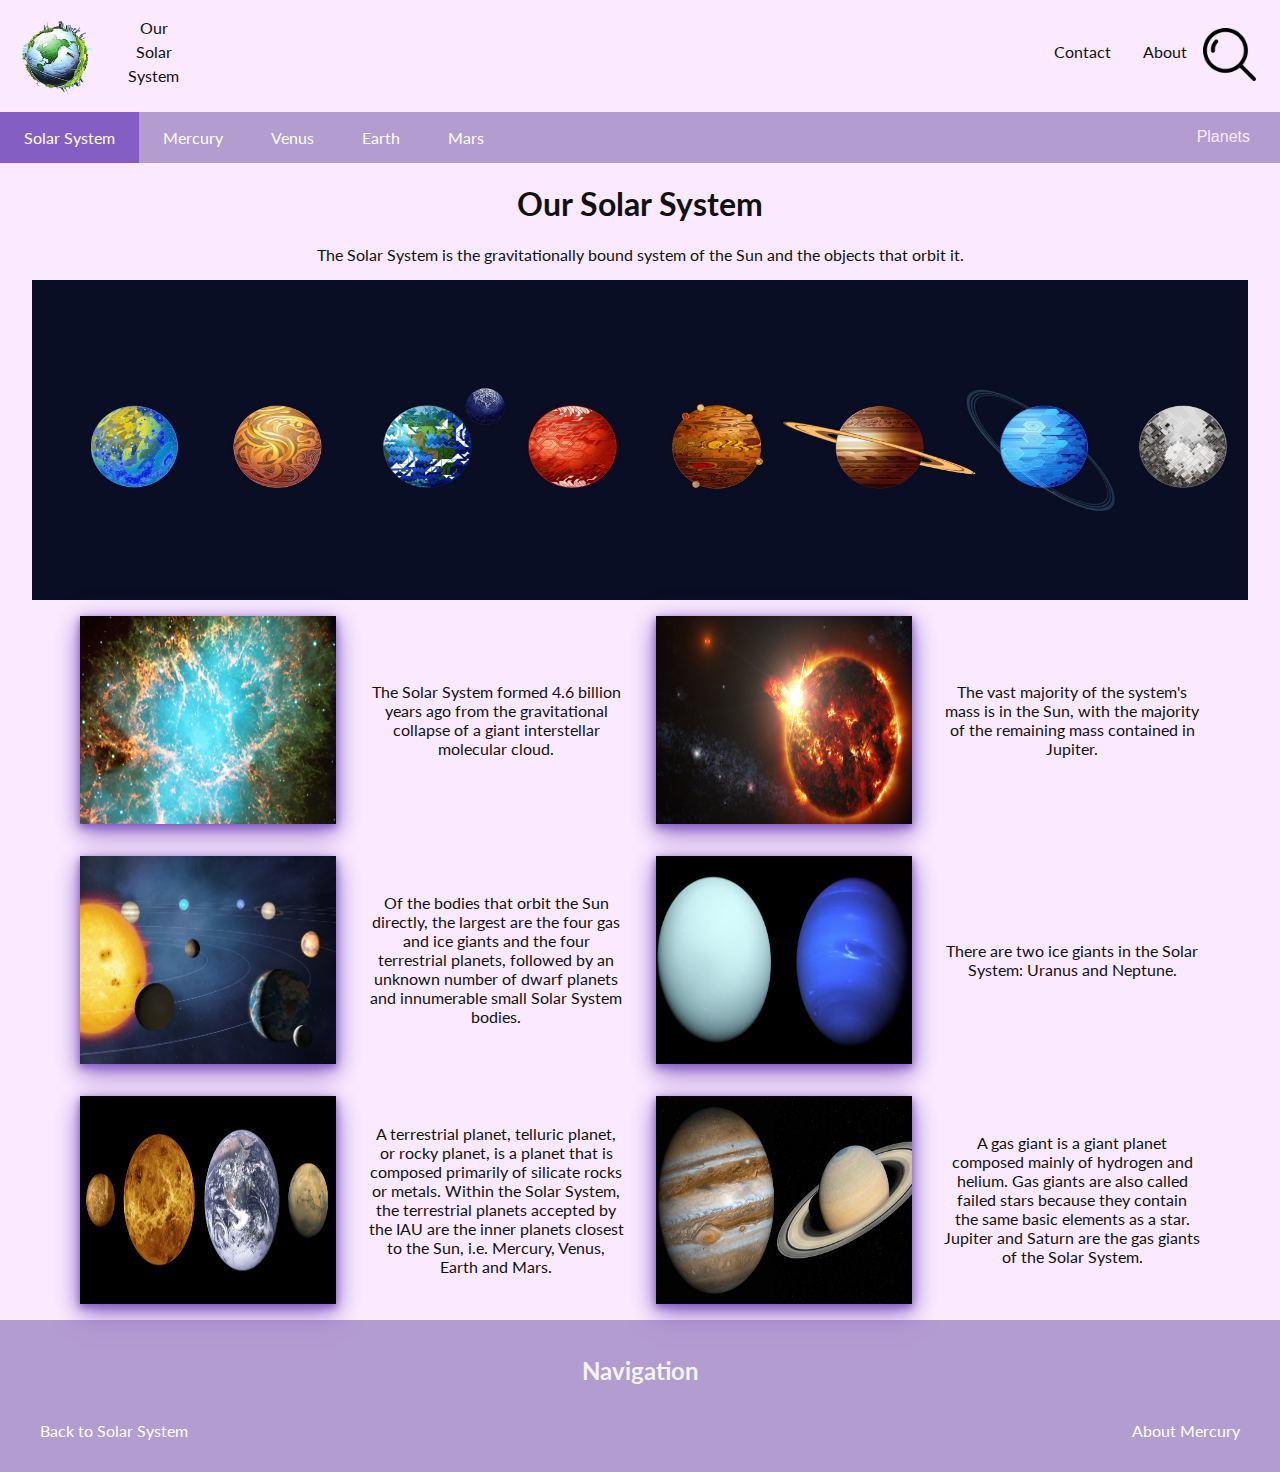
<file: index.html>
<!DOCTYPE html>
<html lang="en">
  <head>
    <meta charset="UTF-8" />
    <meta http-equiv="X-UA-Compatible" content="IE=edge" />
    <meta name="viewport" content="width=device-width, initial-scale=1.0" />
    <link rel="preconnect" href="https://fonts.googleapis.com" />
    <link rel="preconnect" href="https://fonts.gstatic.com" crossorigin />
    <link
      href="https://fonts.googleapis.com/css2?family=Lato:wght@400;700&display=swap"
      rel="stylesheet"
    />
    <style>
      @import url("https://fonts.googleapis.com/css2?family=Lato:wght@400;700&display=swap");
    </style>
    <link rel="stylesheet" href="our-solar-system/css/style.css" />
    <title>Document</title>
  </head>
  <body>
    <header>
      <a href="index.html" class="logo"
        ><img src="our-solar-system/images/1.png" alt="logo"
      /></a>
      <a href="index.html"
        >Our<br />
        Solar<br />
        System</a
      >

      <div class="header-right">
        <button id="search"></button>
        <input id="input" type="text" placeholder="Search.." />
        <a href="our-solar-system/underconstruction.html">Contact</a>
        <a href="our-solar-system/underconstruction.html">About</a>
      </div>
    </header>
    <nav>
      <ul>
        <li><a href="index.html" class="active">Solar System</a></li>
        <li><a href="our-solar-system/underconstruction.html">Mercury</a></li>
        <li><a href="our-solar-system/underconstruction.html">Venus</a></li>
        <li><a href="our-solar-system/earth.html">Earth</a></li>
        <li><a href="our-solar-system/mars.html">Mars</a></li>
        <li class="dropdown">
          <button class="dropbtn">Planets</button>
          <div class="dropdown-content">
            <a href="our-solar-system/underconstruction.html">Mercury</a>
            <a href="our-solar-system/underconstruction.html">Venus</a>
            <a href="our-solar-system/earth.html">Earth</a>
            <a href="our-solar-system/mars.html">Mars</a>
            <a href="#">Jupiter</a>
            <a href="#">Saturn</a>
            <a href="#">Uranus</a>
            <a target="_blank" href="#">Neptune</a>
          </div>
        </li>
      </ul>
    </nav>
    <h1>Our Solar System</h1>
    <p>
      The Solar System is the gravitationally bound system of the Sun and the
      objects that orbit it.
    </p>
    <img src="our-solar-system/images/planetarium.jpg" alt="" id="imgPlanets" />
    <main>
      <div class="grid">
        <img src="our-solar-system/images/3.jpg" alt="" class="imgSize" />
        <p>
          The Solar System formed 4.6 billion years ago from the gravitational
          collapse of a giant interstellar molecular cloud.
        </p>
        <img src="our-solar-system/images/sun.jpg" alt="" class="imgSize" />
        <p>
          The vast majority of the system's mass is in the Sun, with the
          majority of the remaining mass contained in Jupiter.
        </p>
        <img
          src="our-solar-system/images/solar system.jpg"
          alt=""
          class="imgSize"
        />
        <p>
          Of the bodies that orbit the Sun directly, the largest are the four
          gas and ice giants and the four terrestrial planets, followed by an
          unknown number of dwarf planets and innumerable small Solar System
          bodies.
        </p>
        <img
          src="our-solar-system/images/uranus_and_neptune.jpg"
          alt=""
          class="imgSize"
        />
        <p>There are two ice giants in the Solar System: Uranus and Neptune.</p>
        <img
          src="our-solar-system/images/terrestrial.jpg"
          alt=""
          class="imgSize"
        />
        <p>
          A terrestrial planet, telluric planet, or rocky planet, is a planet
          that is composed primarily of silicate rocks or metals. Within the
          Solar System, the terrestrial planets accepted by the IAU are the
          inner planets closest to the Sun, i.e. Mercury, Venus, Earth and Mars.
        </p>
        <img
          src="our-solar-system/images/gas-giant.jpg"
          alt=""
          class="imgSize"
        />
        <p>
          A gas giant is a giant planet composed mainly of hydrogen and helium.
          Gas giants are also called failed stars because they contain the same
          basic elements as a star. Jupiter and Saturn are the gas giants of the
          Solar System.
        </p>
      </div>
    </main>
    <button id="myBtn" title="up"></button>

    <footer>
      <h2 class="footerNav">Navigation</h2>
      <ul>
        <li><a href="index.html">Back to Solar System</a></li>
        <li>
          <a href="our-solar-system/underconstruction.html">About Mercury</a>
        </li>
      </ul>
    </footer>
  </body>
  <script src="our-solar-system/js/script.js"></script>
</html>
</file>
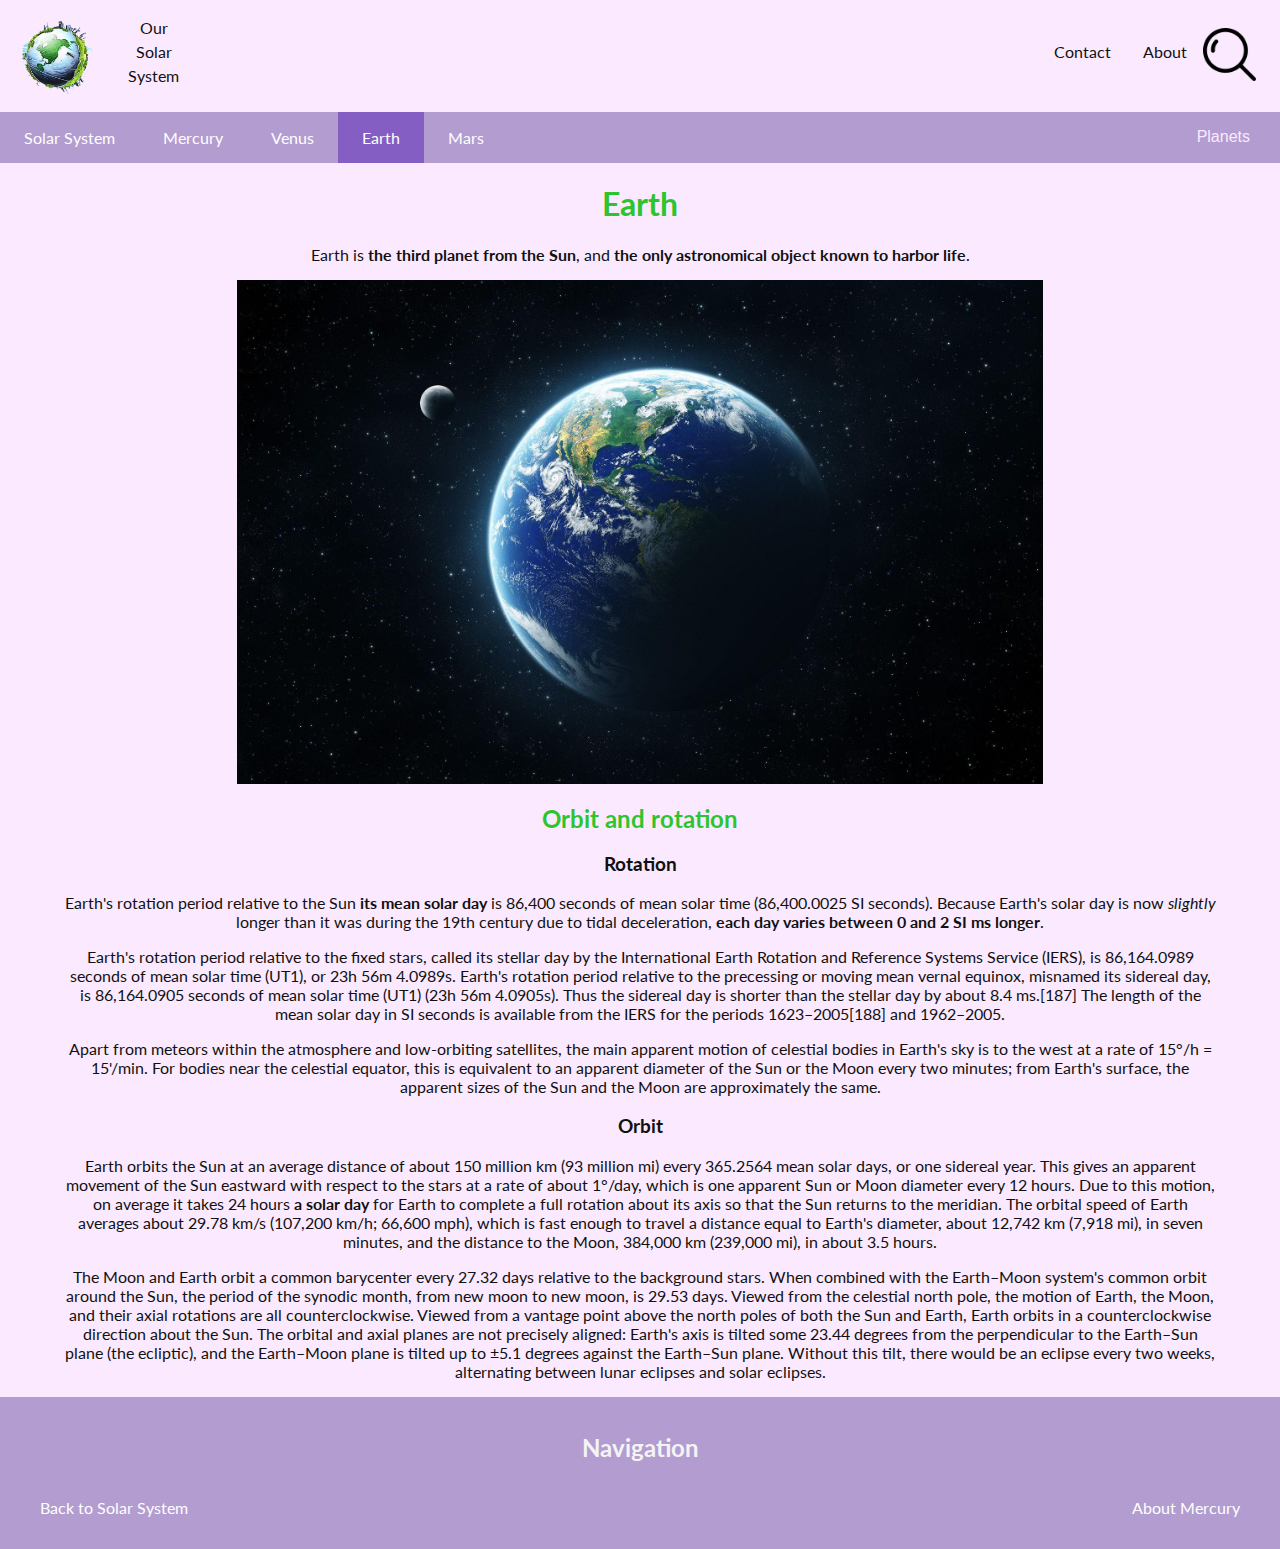
<file: our-solar-system/earth.html>
<!DOCTYPE html>
<html lang="en">
  <head>
    <meta charset="UTF-8" />
    <meta http-equiv="X-UA-Compatible" content="IE=edge" />
    <meta name="viewport" content="width=device-width, initial-scale=1.0" />
    <link rel="preconnect" href="https://fonts.googleapis.com" />
    <link rel="preconnect" href="https://fonts.gstatic.com" crossorigin />
    <link
      href="https://fonts.googleapis.com/css2?family=Lato:wght@400;700&display=swap"
      rel="stylesheet"
    />
    <style>
      @import url("https://fonts.googleapis.com/css2?family=Lato:wght@400;700&display=swap");
    </style>
    <link rel="stylesheet" href="css/style.css" />
    <link rel="stylesheet" href="css/earth.css" />
    <title>Document</title>
  </head>
  <body>
    <header>
      <a href="../index.html" class="logo"
        ><img src="images/1.png" alt="logo"
      /></a>
      <a href="../index.html"
        >Our<br />
        Solar<br />
        System</a
      >

      <div class="header-right">
        <button id="search"></button>
        <input id="input" type="text" placeholder="Search.." />
        <a href="underconstruction.html">Contact</a>
        <a href="underconstruction.html">About</a>
      </div>
    </header>
    <nav>
      <ul>
        <li><a href="../index.html">Solar System</a></li>
        <li><a href="underconstruction.html">Mercury</a></li>
        <li><a href="underconstruction.html">Venus</a></li>
        <li><a href="earth.html" class="active">Earth</a></li>
        <li><a href="mars.html">Mars</a></li>
        <li class="dropdown">
          <button class="dropbtn">Planets</button>
          <div class="dropdown-content">
            <a href="#">Mercury</a>
            <a href="#">Venus</a>
            <a href="earth.html">Earth</a>
            <a href="mars.html">Mars</a>
            <a href="#">Jupiter</a>
            <a href="#">Saturn</a>
            <a href="#">Uranus</a>
            <a target="_blank" href="#">Neptune</a>
          </div>
        </li>
      </ul>
    </nav>

    <main>
      <h1 class="earth-title">Earth</h1>
      <p class="intro">
        Earth is <strong>the third planet from the Sun</strong>, and
        <strong>the only astronomical object known to harbor life</strong>.
      </p>
      <img src="images/earth.jpg" id="earth" alt="" />
      <div class="main">
        <h2 class="earth-title">Orbit and rotation</h2>
        <h3>Rotation</h3>
        <p>
          Earth's rotation period relative to the Sun
          <strong>its mean solar day</strong> is 86,400 seconds of mean solar
          time (86,400.0025 SI seconds). Because Earth's solar day is now
          <em>slightly</em> longer than it was during the 19th century due to
          tidal deceleration,
          <strong>each day varies between 0 and 2 SI ms longer</strong>.
        </p>
        <p>
          Earth's rotation period relative to the fixed stars, called its
          stellar day by the International Earth Rotation and Reference Systems
          Service (IERS), is 86,164.0989 seconds of mean solar time (UT1), or
          23h 56m 4.0989s. Earth's rotation period relative to the precessing or
          moving mean vernal equinox, misnamed its sidereal day, is 86,164.0905
          seconds of mean solar time (UT1) (23h 56m 4.0905s). Thus the sidereal
          day is shorter than the stellar day by about 8.4 ms.[187] The length
          of the mean solar day in SI seconds is available from the IERS for the
          periods 1623–2005[188] and 1962–2005.
        </p>
        <p>
          Apart from meteors within the atmosphere and low-orbiting satellites,
          the main apparent motion of celestial bodies in Earth's sky is to the
          west at a rate of 15°/h = 15'/min. For bodies near the celestial
          equator, this is equivalent to an apparent diameter of the Sun or the
          Moon every two minutes; from Earth's surface, the apparent sizes of
          the Sun and the Moon are approximately the same.
        </p>
        <h3>Orbit</h3>
        <p>
          Earth orbits the Sun at an average distance of about 150 million km
          (93 million mi) every 365.2564 mean solar days, or one sidereal year.
          This gives an apparent movement of the Sun eastward with respect to
          the stars at a rate of about 1°/day, which is one apparent Sun or Moon
          diameter every 12 hours. Due to this motion, on average it takes 24
          hours
          <strong>a solar day</strong> for Earth to complete a full rotation
          about its axis so that the Sun returns to the meridian. The orbital
          speed of Earth averages about 29.78 km/s (107,200 km/h; 66,600 mph),
          which is fast enough to travel a distance equal to Earth's diameter,
          about 12,742 km (7,918 mi), in seven minutes, and the distance to the
          Moon, 384,000 km (239,000 mi), in about 3.5 hours.
        </p>
        <p>
          The Moon and Earth orbit a common barycenter every 27.32 days relative
          to the background stars. When combined with the Earth–Moon system's
          common orbit around the Sun, the period of the synodic month, from new
          moon to new moon, is 29.53 days. Viewed from the celestial north pole,
          the motion of Earth, the Moon, and their axial rotations are all
          counterclockwise. Viewed from a vantage point above the north poles of
          both the Sun and Earth, Earth orbits in a counterclockwise direction
          about the Sun. The orbital and axial planes are not precisely aligned:
          Earth's axis is tilted some 23.44 degrees from the perpendicular to
          the Earth–Sun plane (the ecliptic), and the Earth–Moon plane is tilted
          up to ±5.1 degrees against the Earth–Sun plane. Without this tilt,
          there would be an eclipse every two weeks, alternating between lunar
          eclipses and solar eclipses.
        </p>
      </div>
    </main>
    <button id="myBtn" title="up"></button>

    <footer>
      <h2 class="footerNav">Navigation</h2>
      <ul>
        <li><a href="../index.html">Back to Solar System</a></li>
        <li><a href="underconstruction.html">About Mercury</a></li>
      </ul>
    </footer>
  </body>
  <script src="js/script.js"></script>
</html>
</file>
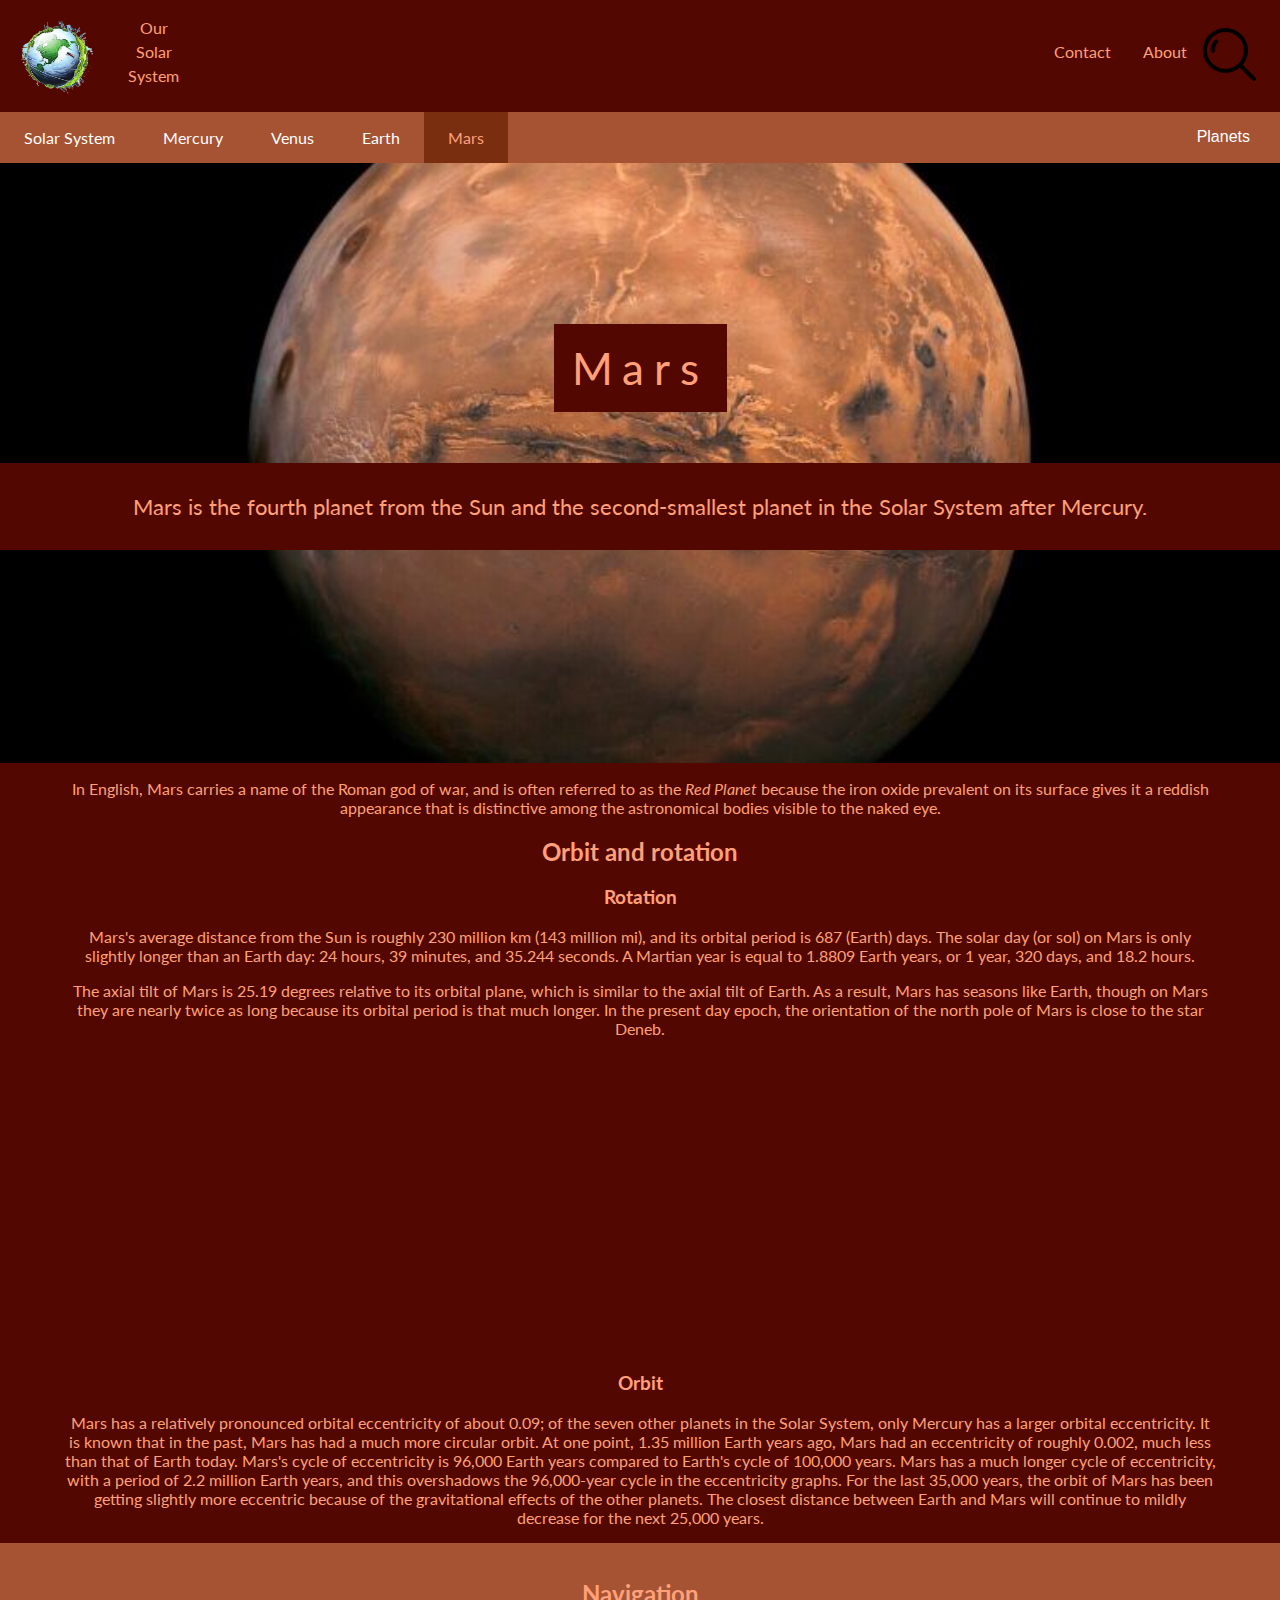
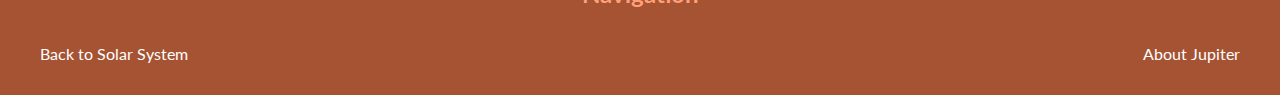
<file: our-solar-system/mars.html>
<!DOCTYPE html>
<html lang="en">
  <head>
    <meta charset="UTF-8" />
    <meta http-equiv="X-UA-Compatible" content="IE=edge" />
    <meta name="viewport" content="width=device-width, initial-scale=1.0" />
    <link rel="preconnect" href="https://fonts.googleapis.com" />
    <link rel="preconnect" href="https://fonts.gstatic.com" crossorigin />
    <link
      href="https://fonts.googleapis.com/css2?family=Lato:wght@400;700&display=swap"
      rel="stylesheet"
    />
    <style>
      @import url("https://fonts.googleapis.com/css2?family=Lato:wght@400;700&display=swap");
    </style>
    <link rel="stylesheet" href="css/style.css" />
    <link rel="stylesheet" href="css/mars.css" />

    <title>Document</title>
  </head>
  <body>
    <header>
      <a href="../index.html" class="logo"
        ><img src="images/1.png" alt="logo"
      /></a>
      <a href="../index.html"
        >Our<br />
        Solar<br />
        System</a
      >
      <div class="header-right">
        <button id="search"></button>
        <input id="input" type="text" placeholder="Search.." />
        <a href="underconstruction.html">Contact</a>
        <a href="underconstruction.html">About</a>
      </div>
    </header>
    <nav>
      <ul>
        <li><a href="../index.html">Solar System</a></li>
        <li><a href="underconstruction.html">Mercury</a></li>
        <li><a href="underconstruction.html">Venus</a></li>
        <li><a href="earth.html">Earth</a></li>
        <li><a href="mars.html" class="active">Mars</a></li>
        <li class="dropdown">
          <button class="dropbtn">Planets</button>
          <div class="dropdown-content">
            <a href="#">Mercury</a>
            <a href="#">Venus</a>
            <a href="earth.html">Earth</a>
            <a href="mars.html">Mars</a>
            <a href="#">Jupiter</a>
            <a href="#">Saturn</a>
            <a href="#">Uranus</a>
            <a target="_blank" href="#">Neptune</a>
          </div>
        </li>
      </ul>
    </nav>
    <div>
      <div class="parallax-mars">
        <div class="parallax-position">
          <span class="parallax-border">Mars</span>
        </div>
      </div>
      <div class="parallax-mars">
        <p class="intro">
          Mars is the fourth planet from the Sun and the second-smallest planet
          in the Solar System after Mercury.
        </p>
      </div>
    </div>

    <main>
      <p>
        In English, Mars carries a name of the Roman god of war, and is often
        referred to as the <em>Red Planet</em> because the iron oxide prevalent
        on its surface gives it a reddish appearance that is distinctive among
        the astronomical bodies visible to the naked eye.
      </p>

      <h2 class="mars-title">Orbit and rotation</h2>
      <h3>Rotation</h3>
      <p>
        Mars's average distance from the Sun is roughly 230 million km (143
        million mi), and its orbital period is 687 (Earth) days. The solar day
        (or sol) on Mars is only slightly longer than an Earth day: 24 hours, 39
        minutes, and 35.244 seconds. A Martian year is equal to 1.8809 Earth
        years, or 1 year, 320 days, and 18.2 hours.
      </p>
      <p>
        The axial tilt of Mars is 25.19 degrees relative to its orbital plane,
        which is similar to the axial tilt of Earth. As a result, Mars has
        seasons like Earth, though on Mars they are nearly twice as long because
        its orbital period is that much longer. In the present day epoch, the
        orientation of the north pole of Mars is close to the star Deneb.
      </p>
      <div class="parallax-g1"></div>
      <h3>Orbit</h3>
      <p>
        Mars has a relatively pronounced orbital eccentricity of about 0.09; of
        the seven other planets in the Solar System, only Mercury has a larger
        orbital eccentricity. It is known that in the past, Mars has had a much
        more circular orbit. At one point, 1.35 million Earth years ago, Mars
        had an eccentricity of roughly 0.002, much less than that of Earth
        today. Mars's cycle of eccentricity is 96,000 Earth years compared to
        Earth's cycle of 100,000 years. Mars has a much longer cycle of
        eccentricity, with a period of 2.2 million Earth years, and this
        overshadows the 96,000-year cycle in the eccentricity graphs. For the
        last 35,000 years, the orbit of Mars has been getting slightly more
        eccentric because of the gravitational effects of the other planets. The
        closest distance between Earth and Mars will continue to mildly decrease
        for the next 25,000 years.
      </p>
    </main>

    <button id="myBtn" title="up"></button>

    <footer>
      <h2 class="footerNav">Navigation</h2>
      <ul>
        <li><a href="../index.html">Back to Solar System</a></li>
        <li><a href="underconstruction.html">About Jupiter</a></li>
      </ul>
    </footer>
  </body>
  <script src="js/script.js"></script>
</html>
</file>
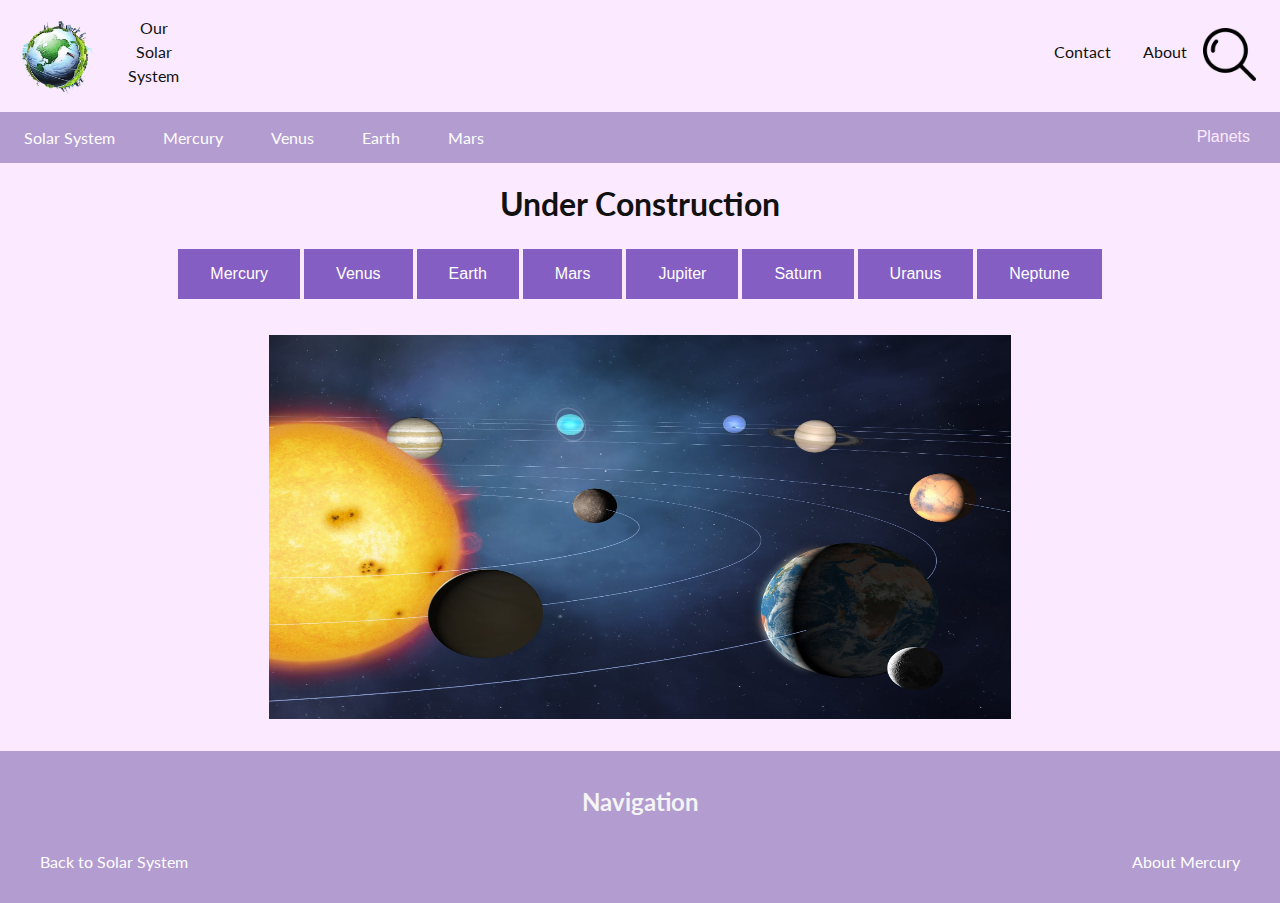
<file: our-solar-system/underconstruction.html>
<!DOCTYPE html>
<html lang="en">
  <head>
    <meta charset="UTF-8" />
    <meta http-equiv="X-UA-Compatible" content="IE=edge" />
    <meta name="viewport" content="width=device-width, initial-scale=1.0" />
    <link rel="preconnect" href="https://fonts.googleapis.com" />
    <link rel="preconnect" href="https://fonts.gstatic.com" crossorigin />
    <link
      href="https://fonts.googleapis.com/css2?family=Lato:wght@400;700&display=swap"
      rel="stylesheet"
    />
    <style>
      @import url("https://fonts.googleapis.com/css2?family=Lato:wght@400;700&display=swap");
    </style>
    <link rel="stylesheet" href="css/style.css" />
    <link rel="stylesheet" href="css/underconstruction.css" />
    <title>Document</title>
  </head>
  <body>
    <header>
      <a href="../index.html" class="logo"
        ><img src="images/1.png" alt="logo"
      /></a>
      <a href="../index.html"
        >Our<br />
        Solar<br />
        System</a
      >
      <div class="header-right">
        <button id="search"></button>
        <input id="input" type="text" placeholder="Search.." />
        <a href="underconstruction.html">Contact</a>
        <a href="underconstruction.html">About</a>
      </div>
    </header>
    <nav>
      <ul>
        <li><a href="../index.html">Solar System</a></li>
        <li><a href="#">Mercury</a></li>
        <li><a href="#">Venus</a></li>
        <li><a href="earth.html">Earth</a></li>
        <li><a href="mars.html">Mars</a></li>
        <li class="dropdown">
          <button class="dropbtn">Planets</button>
          <div class="dropdown-content">
            <a href="#">Mercury</a>
            <a href="#">Venus</a>
            <a href="earth.html">Earth</a>
            <a href="mars.html">Mars</a>
            <a href="#">Jupiter</a>
            <a href="#">Saturn</a>
            <a href="#">Uranus</a>
            <a target="_blank" href="#">Neptune</a>
          </div>
        </li>
      </ul>
    </nav>

    <main>
      <h1>Under Construction</h1>
      <div class="center">
        <button id="btn1">Mercury</button>
        <button id="btn2">Venus</button>
        <button id="btn3">Earth</button>
        <button id="btn4">Mars</button>
        <button id="btn5">Jupiter</button>
        <button id="btn6">Saturn</button>
        <button id="btn7">Uranus</button>
        <button id="btn8">Neptune</button>
      </div>
      <img src="images/solar system.jpg" alt="" id="img" />
    </main>
    <button id="myBtn" title="up"></button>

    <footer>
      <h2 class="footerNav">Navigation</h2>
      <ul>
        <li><a href="../index.html">Back to Solar System</a></li>
        <li><a href="underconstruction.html">About Mercury</a></li>
      </ul>
    </footer>
  </body>
  <script src="js/script.js"></script>
</html>
</file>
<file: our-solar-system/css/style.css>
* {
  box-sizing: border-box;
}

body {
  font-family: "Lato", sans-serif;
  margin: 0;
  font-size: 1em;
  background-color: #fbeaff;
  color: #111;
}

h1,
p {
  text-align: center;
}

.grid {
  display: grid;
  padding: 1rem;
  grid-template-columns: 1fr 1fr 1fr 1fr;
  gap: 2rem;
  align-items: center;
  margin: 0 auto;
}

.imgSize {
  max-width: 100%;
  height: 13em;
  box-shadow: 0 0.2em 0.5em 0 #845ec2, 0 0.5em 1.5em 0 #845ec2;
}

#imgPlanets {
  max-height: 20em;
  max-width: 95%;
  margin: auto;
  display: block;
}

main {
  margin: auto;
  width: 90%;
}

/*----------
header
----------*/

.logo {
  width: 5em;
  height: 5em;
}

header a {
  float: left;
  color: #111;
  text-align: center;
  text-decoration: none;
  margin: 1em;
  font-size: 1em;
  line-height: 1.5em;
}

header a:hover {
  color: #845ec2;
}

.header-right {
  float: right;
  margin: 1.5em;
}

input[type="text"] {
  display: none;
  float: right;
  padding: 1em;
  margin-top: 0.3em;
  border: 1px solid #845ec2;
  border-radius: 1em;
  font-size: 1em;
}
#input {
  display: none;
}

#search {
  float: right;
  background-color: inherit;
  padding: 2em;
  margin-top: 0.3em;
  background-image: url("../images/search.png");
  background-size: cover;
  border: none;
}

/*----------
navigation 
----------*/

ul {
  list-style-type: none;
  margin: 0;
  padding: 0;
  overflow: hidden;
  background-color: #b39cd0;
  width: 100%;
}

li {
  float: left;
}

li:last-child {
  float: right;
}

li a {
  text-decoration: none;
  text-align: center;
  display: block;
  padding: 1em 1.5em;
  color: white;
}

.active {
  background-color: #845ec2;
  color: white;
}

li a:hover:not(.active) {
  background-color: #845ec2;
  color: #fbeaff;
}

.dropdown {
  float: inline-start;
  overflow: hidden;
  padding: 0.9em 1.5em;
}

.dropdown .dropbtn {
  border: none;
  outline: none;
  font-size: 1em;
  color: #fbeaff;
  background-color: #b39cd0;
}
.dropbtn:hover {
  color: white;
}

.dropdown-content {
  display: none;
  position: absolute;
  background-color: #b39cd0;
  max-width: 10em;
  right: 0em;
  top: 10.1em;
  z-index: 1;
}

.dropdown-content a {
  float: none;
  color: #fbeaff;
  padding: 1em 1.5em;
  text-decoration: none;
  display: block;
}

.dropdown-content a:hover {
  background-color: white;
}

.dropdown:hover .dropdown-content {
  display: block;
}

/*----------
for medium size
----------*/

@media screen and (max-width: 1200px) {
  .grid {
    float: none;
    display: block;
    text-align: left;
    display: grid;
    padding: 1rem;
    grid-template-columns: 1fr 1fr;
    gap: 2rem;
    align-items: center;
    margin: 0 auto;
  }
  .imgSize {
    max-width: 100%;
    height: 13em;
  }
  main {
    margin: auto;
    width: 95%;
    padding: 1em 1.5em;
  }
}

/*----------
for medium size
----------*/

@media screen and (max-width: 700px) {
  li,
  .grid {
    float: none;
    display: block;
    text-align: left;
  }
  .grid {
    float: none;
    display: block;
    text-align: left;
    display: grid;
    padding: 1rem;
    grid-template-columns: 1fr;
    gap: 2rem;
    align-items: center;
    margin: 0 auto;
  }
  .imgSize {
    max-width: 100%;
    height: 13.5em;
  }
  .dropbtn {
    margin: auto;
    width: 100%;
  }

  .dropdown-content {
    position: absolute;
    top: 7em;
    left: 0;
    float: left;
    z-index: 99;
  }

  main {
    margin: auto;
    width: 100%;
  }
  li:last-child {
    margin: auto;
    width: 100%;
  }

  .header-right {
    display: none;
  }

  header {
    display: flex;
    list-style: none;
    justify-content: space-around;
    margin: 0;
    padding: 0;
  }
}

#myBtn {
  display: none;
  bottom: 2.5em;
  right: 2em;
  z-index: 99;
  background-image: url("../images/up.png");
  background-color: transparent;
  cursor: pointer;
  background-size: cover;
  border: none;
  position: fixed;
  padding: 2em;
}

footer {
  bottom: 0;
  height: auto;
  width: 100%;
  background-color: #b39cd0;
  padding: 1em;
}
.footerNav {
  text-align: center;
  color: #f4f4f4;
}
.earth-title {
  color: #2ec42e;
}

img {
  width: 100%;
}
</file>
<file: our-solar-system/css/earth.css>
h3,
h1,
h2 {
  text-align: center;
}

main {
  max-width: 90%;
}

#earth {
  width: 70%;
  margin: auto;
  display: block;
}

@media screen and (max-width: 650px) {
  #earth {
    width: 100%;
    margin: auto;
    display: block;
  }
}
</file>
<file: our-solar-system/css/mars.css>
body {
  background-color: #520800;
  color: #ffa07a;
}

header a {
  color: #ffa07a;
}

header a:hover {
  color: white;
}

.header-right input[type="text"] {
  border: 1px solid #ffa07a;
}

ul {
  background-color: #a55332;
}
.active {
  background-color: #7a2e10;
  color: #ffa07a;
}

li a:hover:not(.active) {
  background-color: #7a2e10;
  color: #ffa07a;
}

.dropdown .dropbtn {
  color: #ffffff;
  background-color: #a55332;
}

.dropdown-content {
  background-color: #a55332;
}

footer {
  background-color: #a55332;
}

.footerNav {
  color: #ffa07a;
}

#search {
  float: right;
  background-color: inherit;
  padding: 2em;
  margin-top: 0.3em;
  background-image: url("../images/search.png");
  background-size: cover;
  border: none;
}

h1,
h2,
h3 {
  text-align: center;
}

main {
  max-width: 90%;
  margin: auto;
  display: block;
}
.parallax-g1 {
  background-image: url("../images/g1.jpg");
  min-height: 300px;
  background-attachment: fixed;
  background-position: center;
  background-repeat: no-repeat;
  background-size: cover;
}

.parallax-mars {
  background-image: url("../images/MarsPortrait.jpg");
  min-height: 300px;
  background-attachment: fixed;
  background-position: center;
  background-repeat: no-repeat;
  background-size: cover;
}

.parallax-border {
  background-color: #520800;
  color: #ffa07a;
  padding: 18px;
  font-size: 44px;
  letter-spacing: 10px;
}

.parallax-position {
  position: absolute;
  left: 0;
  top: 38%;
  width: 100%;
  text-align: center;
  color: #000;
}

.intro {
  font-size: 22px;
  background-color: #520800;
  color: #ffa07a;
  padding: 30px 10px;
  margin: 0;
}

span:hover {
  border: 3px solid #000;
  background-color: #ffa07a;
  color: #000;
}

@media screen and (max-width: 650px) {
  .parallax-position {
    position: absolute;
    left: 0;
    top: 75%;
    width: 100%;
    text-align: center;
    color: #000;
  }
}
</file>
<file: our-solar-system/css/underconstruction.css>
#img {
  margin: auto;
  display: block;
  max-width: 70%;
  height: 28em;
  padding: 2em;
}

#btn1,
#btn2,
#btn3,
#btn4,
#btn5,
#btn6,
#btn7,
#btn8 {
  background-color: #845ec2;
  border: none;
  color: white;
  padding: 1em 2em;
  text-align: center;
  text-decoration: none;
  display: inline-block;
  font-size: 1em;
  margin: 4px 2px;
  transition-duration: 0.4s;
  cursor: pointer;
}
#btn1:hover,
#btn2:hover,
#btn3:hover,
#btn4:hover,
#btn5:hover,
#btn6:hover,
#btn7:hover,
#btn8:hover {
  background-color: white;
  color: #845ec2;
}
.center {
  display: flex;
  justify-content: center;
  align-items: center;
}

@media screen and (max-width: 1000px) {
  .center {
    float: left;
    display: block;
  }
  #img {
    display: block;
    max-width: 80%;
    height: 20em;
    padding: 1em;
  }
}

@media screen and (max-width: 600px) {
  #img {
    display: block;
    max-width: 100%;
    height: 15em;
    padding: 1em;
  }
}
</file>
